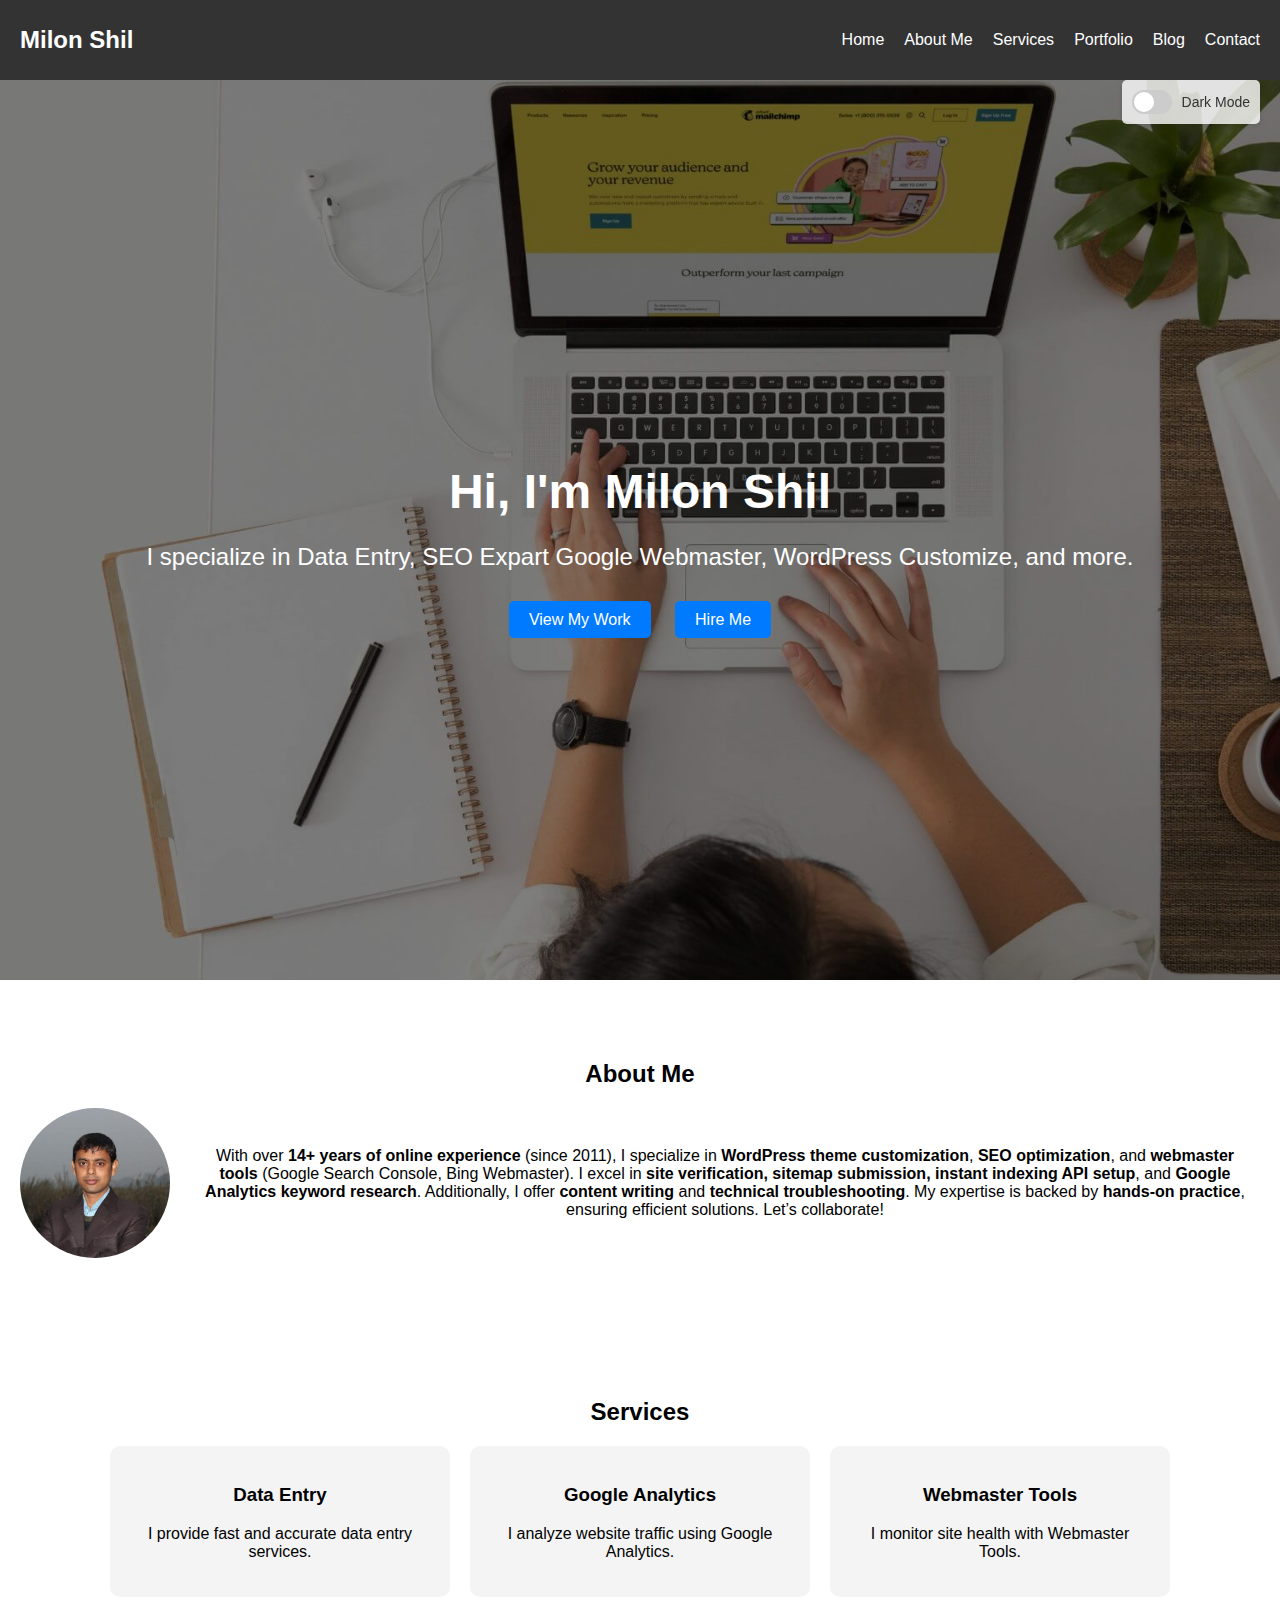
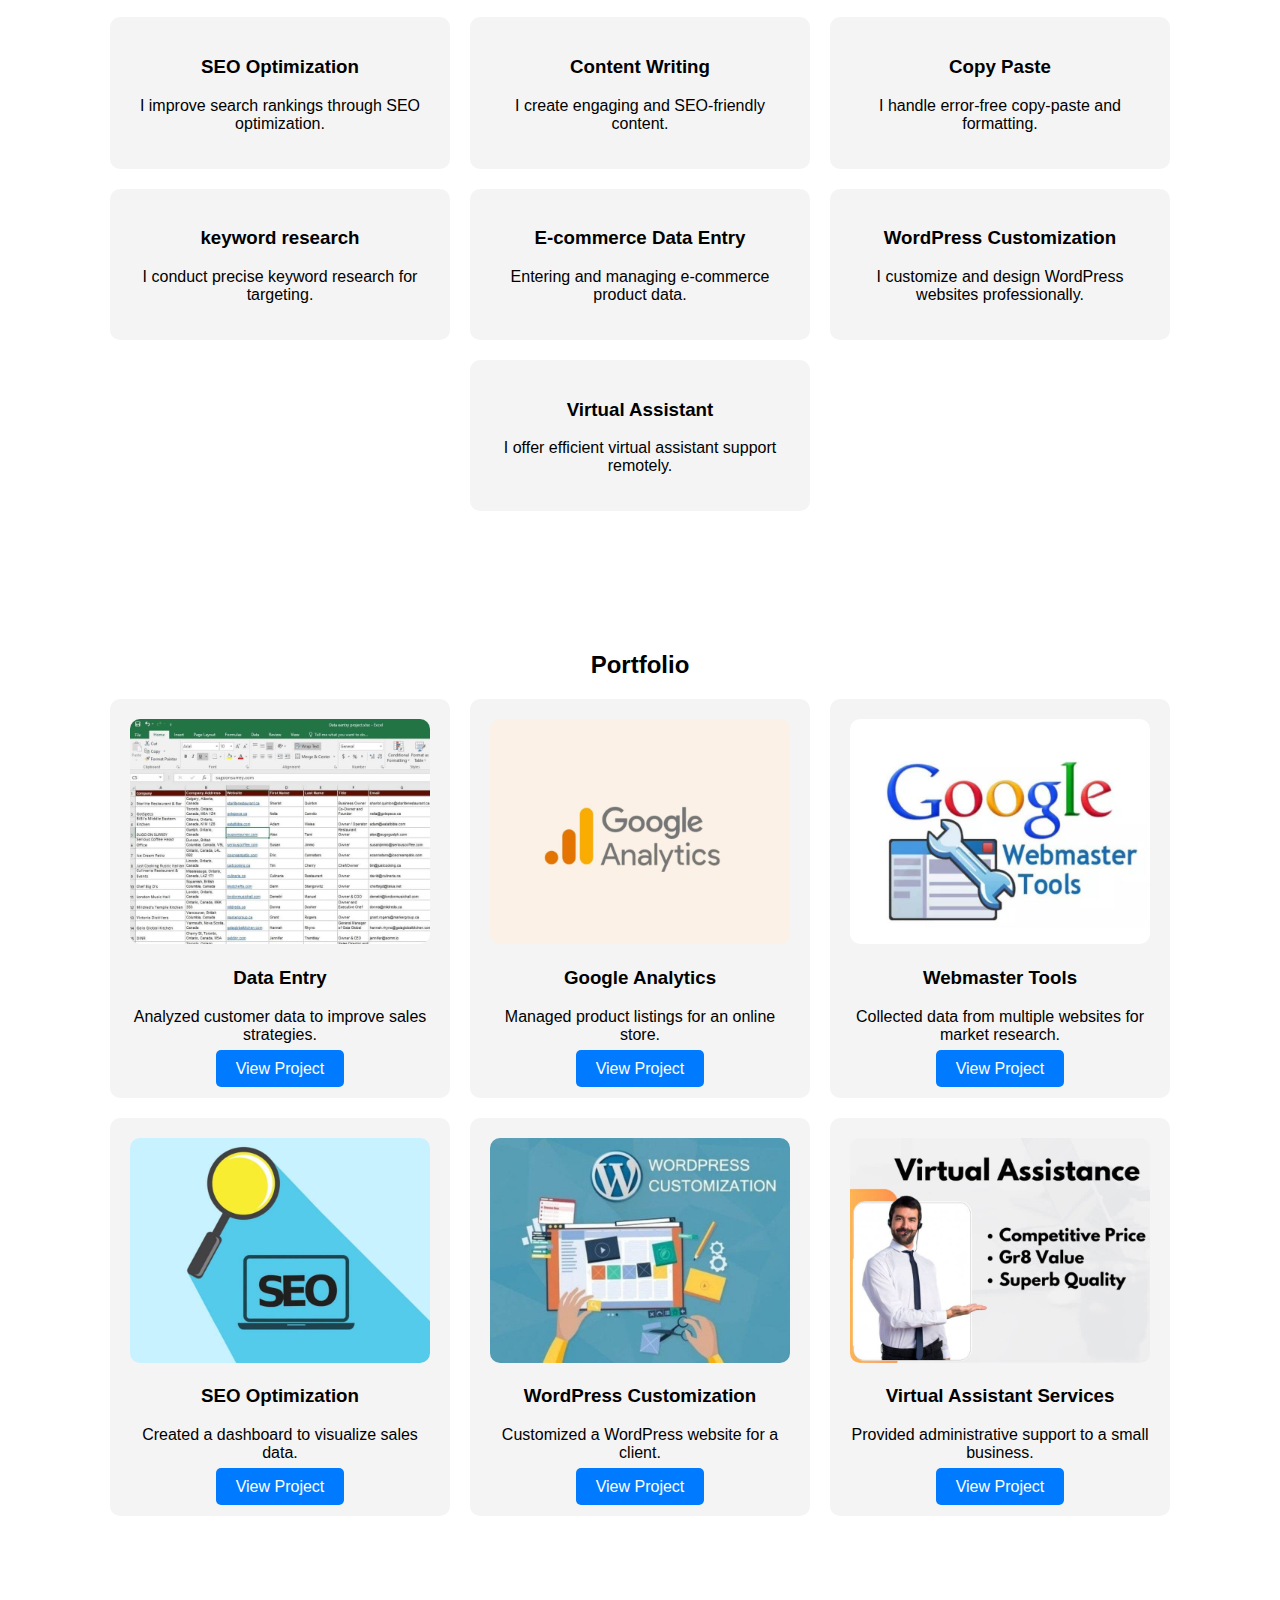
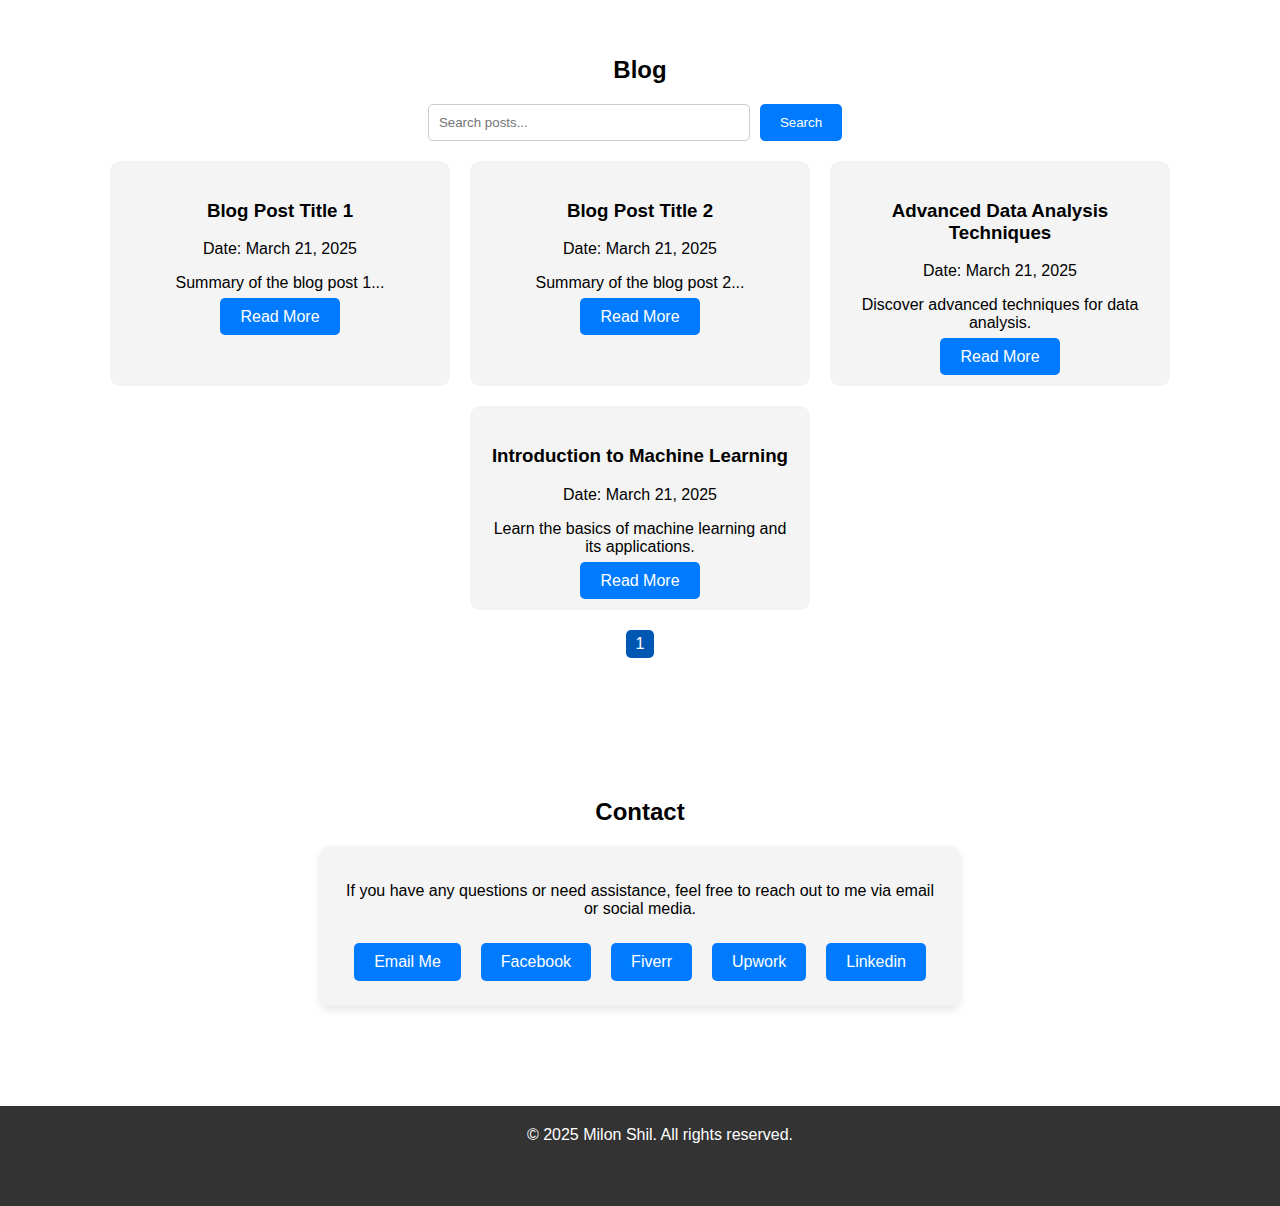
<file: index.html>
<!DOCTYPE html>
<html lang="en">
<head>
    <meta charset="UTF-8">
    <meta name="viewport" content="width=device-width, initial-scale=1.0">
    <title>Milon Shil - Portfolio</title>
    <meta name="description" content="Your Name - Portfolio. Specializing in Data Mining, Data Analysis, and more.">
    <meta name="keywords" content="Data Mining, Data Analysis, Portfolio, Your Name">
    <meta name="author" content="Your Name">
    <link rel="stylesheet" href="styles.css">
</head>
<body>
    <!-- Dark Mode Switch -->
    <div class="theme-switch-wrapper">
        <label class="theme-switch" for="checkbox">
            <input type="checkbox" id="checkbox">
            <div class="slider round"></div>
        </label>
        <span>Dark Mode</span>
    </div>

    <!-- Header Section -->
    <header>
        <div class="logo">Milon Shil</div>
        <div class="menu-toggle" id="mobile-menu">
            <span></span>
            <span></span>
            <span></span>
        </div>
        <nav>
            <ul id="nav-menu">
                <li><a href="#home">Home</a></li>
                <li><a href="#about">About Me</a></li>
                <li><a href="#services">Services</a></li>
                <li><a href="#portfolio">Portfolio</a></li>
                <li><a href="#blog">Blog</a></li>
                <li><a href="#contact">Contact</a></li>
            </ul>
        </nav>
    </header>

    <!-- Hero Section -->
    <section id="home" class="hero">
        <div class="hero-overlay"></div>
        <div class="hero-content">
            <h1>Hi, I'm Milon Shil</h1>
            <p>I specialize in Data Entry, SEO Expart Google Webmaster, WordPress Customize, and more.</p>
            <a href="#portfolio" class="btn">View My Work</a>
            <a href="#contact" class="btn">Hire Me</a>
        </div>
    </section>

    <!-- About Section -->
    <section id="about" class="about">
        <h2>About Me</h2>
        <div class="about-content">
            <img src="images/profile.jpg" alt="Your Name">
            <p>With over <strong>14+ years of online experience</strong> (since 2011), I specialize in <strong>WordPress theme customization</strong>, <strong>SEO optimization</strong>, and <strong>webmaster tools</strong> (Google Search Console, Bing Webmaster). I excel in <strong>site verification, sitemap submission, instant indexing API setup</strong>, and <strong>Google Analytics keyword research</strong>. Additionally, I offer <strong>content writing</strong> and <strong>technical troubleshooting</strong>. My expertise is backed by <strong>hands-on practice</strong>, ensuring efficient solutions. Let’s collaborate!</p>
        </div>
    </section>

    <!-- Services Section -->
    <section id="services" class="services">
        <h2>Services</h2>
        <div class="service-cards">
            <div class="card">
                <h3>Data Entry</h3>
                <p>I provide fast and accurate data entry services.</p>
            </div>
            <div class="card">
                <h3>Google Analytics</h3>
                <p>I analyze website traffic using Google Analytics.</p>
            </div>
            <div class="card">
                <h3>Webmaster Tools</h3>
                <p>I monitor site health with Webmaster Tools.</p>
            </div>
            <div class="card">
                <h3>SEO Optimization</h3>
                <p>I improve search rankings through SEO optimization.</p>
            </div>
            <div class="card">
                <h3>Content Writing</h3>
                <p>I create engaging and SEO-friendly content.</p>
            </div>
            <div class="card">
                <h3>Copy Paste</h3>
                <p>I handle error-free copy-paste and formatting.</p>
            </div>
            <div class="card">
                <h3> keyword research</h3>
                <p>I conduct precise keyword research for targeting.</p>
            </div>
            <div class="card">
                <h3>E-commerce Data Entry</h3>
                <p>Entering and managing e-commerce product data.</p>
            </div>
            <div class="card">
                <h3>WordPress Customization</h3>
                <p>I customize and design WordPress websites professionally.</p>
            </div>
            <div class="card">
                <h3>Virtual Assistant</h3>
                <p>I offer efficient virtual assistant support remotely.</p>
            </div>
        </div>
    </section>

    <!-- Portfolio Section -->
    <section id="portfolio" class="portfolio">
        <h2>Portfolio</h2>
        <div class="portfolio-gallery">
            <div class="project">
                <img src="images/project1.jpg" alt="Project 1">
                <h3>Data Entry</h3>
                <p>Analyzed customer data to improve sales strategies.</p>
                <a href="project1.html" class="btn">View Project</a>
            </div>
            <div class="project">
                <img src="images/project2.jpg" alt="Project 2">
                <h3>Google Analytics</h3>
                <p>Managed product listings for an online store.</p>
                <a href="project2.html" class="btn">View Project</a>
            </div>
            <div class="project">
                <img src="images/project3.jpg" alt="Project 3">
                <h3>Webmaster Tools</h3>
                <p>Collected data from multiple websites for market research.</p>
                <a href="project3.html" class="btn">View Project</a>
            </div>
            <div class="project">
                <img src="images/project4.jpg" alt="Project 4">
                <h3>SEO Optimization</h3>
                <p>Created a dashboard to visualize sales data.</p>
                <a href="project4.html" class="btn">View Project</a>
            </div>
            <div class="project">
                <img src="images/project5.jpg" alt="Project 5">
                <h3>WordPress Customization</h3>
                <p>Customized a WordPress website for a client.</p>
                <a href="project5.html" class="btn">View Project</a>
            </div>
            <div class="project">
                <img src="images/project6.jpg" alt="Project 6">
                <h3>Virtual Assistant Services</h3>
                <p>Provided administrative support to a small business.</p>
                <a href="project6.html" class="btn">View Project</a>
            </div>
        </div>
    </section>

    <!-- Blog Section -->
    <section id="blog" class="blog">
        <h2>Blog</h2>
        <div class="search-box">
            <input type="text" id="searchInput" placeholder="Search posts...">
            <button onclick="searchPosts()" class="btn">Search</button>
        </div>
        <div class="blog-posts" id="blogPosts">
            <!-- Blog posts will be loaded here dynamically -->
        </div>
        <div class="pagination" id="pagination">
            <!-- Pagination buttons will be loaded here dynamically -->
        </div>
    </section>

    <!-- Contact Section -->
    <section id="contact" class="contact">
        <h2>Contact</h2>
        <div class="contact-info">
            <p>If you have any questions or need assistance, feel free to reach out to me via email or social media.</p>
            <div class="contact-links">
                <a href="mailto:milonshil1@gmail.com" class="btn">Email Me</a>
                <a href="https://www.facebook.com/milon.shil.77398/" target="_blank" class="btn">Facebook</a>
                <a href="#" target="_blank" class="btn">Fiverr</a>
                <a href="#" target="_blank" class="btn">Upwork</a>
				<a href="#" target="_blank" class="btn">Linkedin</a>
            </div>
        </div>
    </section>

    <!-- Footer -->
    <footer>
        <div class="footer-content">
            <p>&copy; 2025 Milon Shil. All rights reserved.</p>
        </div>
    </footer>

    <!-- JavaScript File -->
    <script src="script.js"></script>

    <!-- Tawk.to Live Chat -->
    <script type="text/javascript">
        var Tawk_API=Tawk_API||{}, Tawk_LoadStart=new Date();
        (function(){
            var s1=document.createElement("script"),s0=document.getElementsByTagName("script")[0];
            s1.async=true;
            s1.src='https://embed.tawk.to/YOUR_WIDGET_ID/default';
            s1.charset='UTF-8';
            s1.setAttribute('crossorigin','*');
            s0.parentNode.insertBefore(s1,s0);
        })();
    </script>
</body>
</html>
</file>
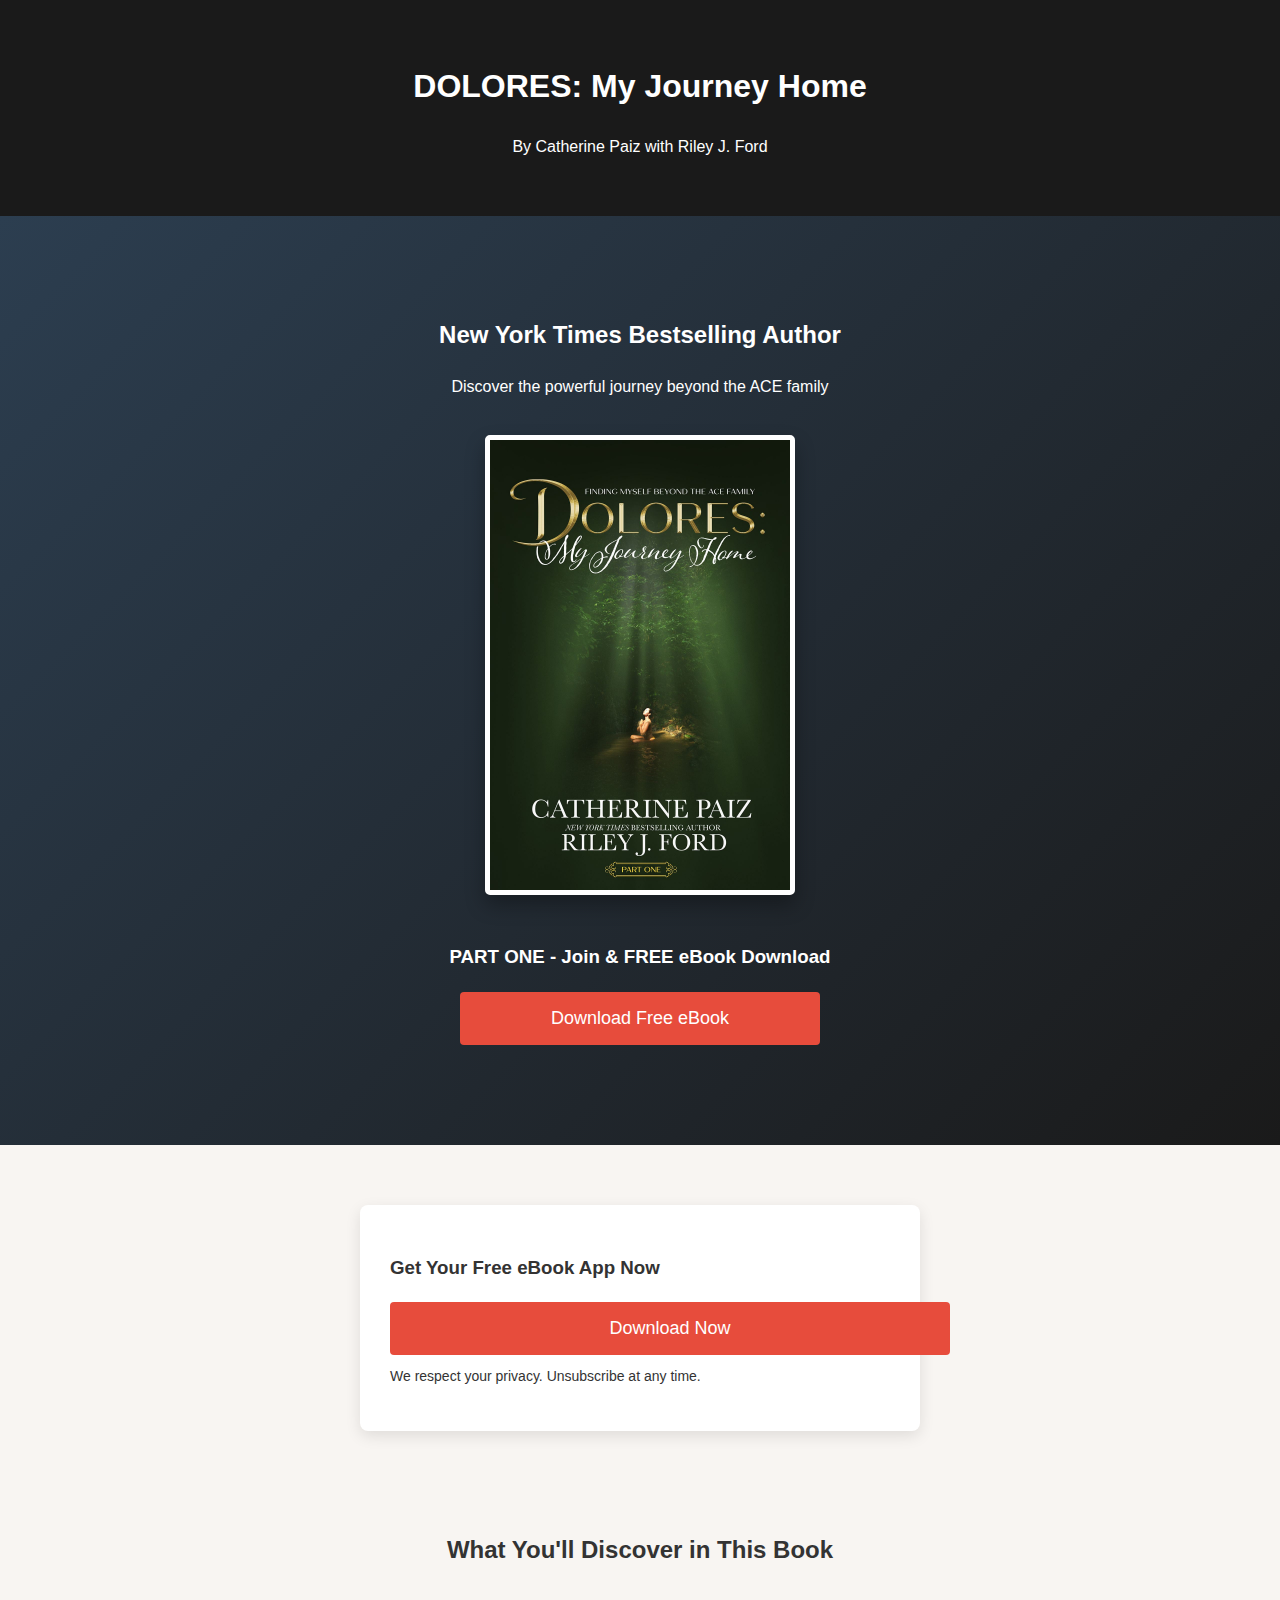
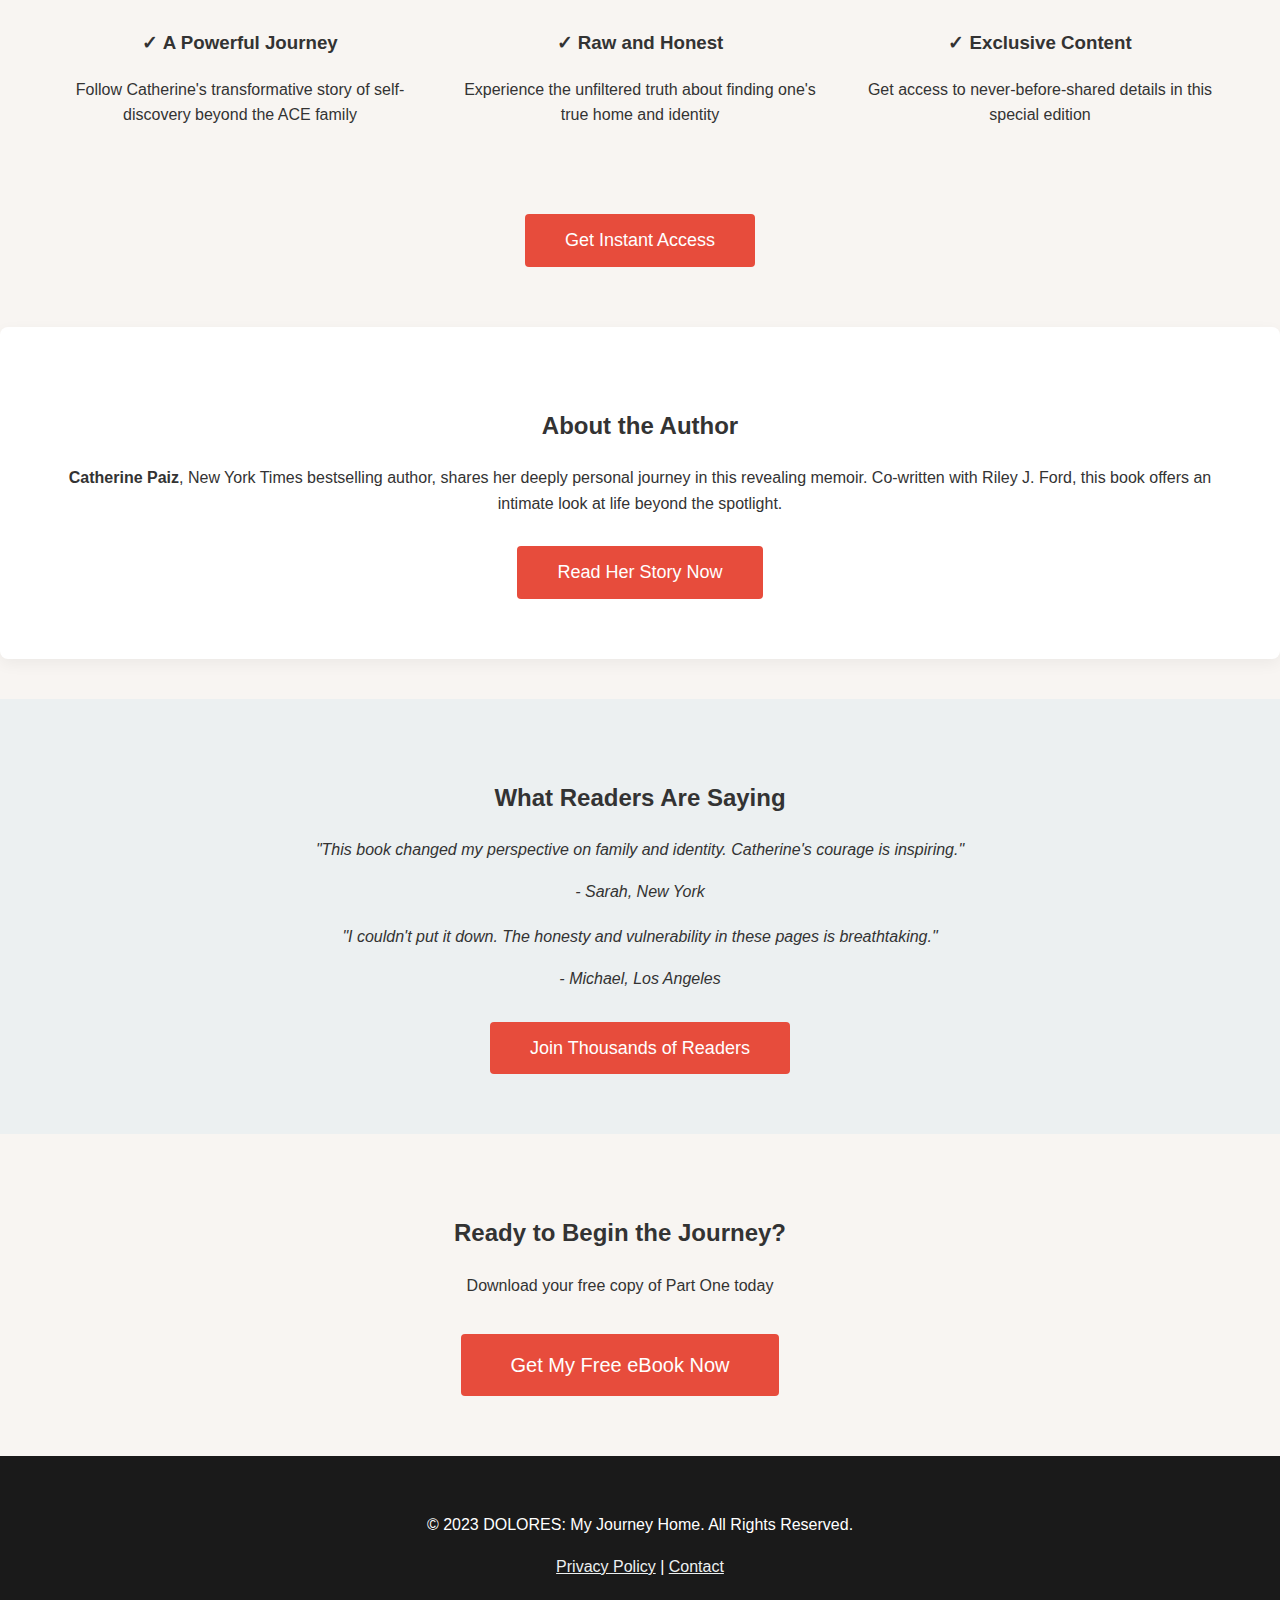
<file: ebook.html>
<!DOCTYPE html>
<html lang="en">
<head>
    <meta charset="UTF-8">
    <meta name="viewport" content="width=device-width, initial-scale=1.0">
    <title>DOLORES: My Journey Home - Free eBook Download</title>
    <style>
        body {
            font-family: 'Arial', sans-serif;
            margin: 0;
            padding: 0;
            background-color: #f8f5f2;
            color: #333;
            line-height: 1.6;
        }
        
        .container {
            max-width: 1200px;
            margin: 0 auto;
            padding: 20px;
        }
        
        header {
            background-color: #1a1a1a;
            color: white;
            padding: 20px 0;
            text-align: center;
        }
        
        .hero {
            background: linear-gradient(135deg, #2c3e50, #1a1a1a);
            color: white;
            padding: 60px 20px;
            text-align: center;
        }
        
        .ebook-cover {
            max-width: 300px;
            margin: 20px auto;
            box-shadow: 0 10px 20px rgba(0,0,0,0.3);
            border-radius: 5px;
            border: 5px solid #fff;
        }
        
        .cta-form {
            background: white;
            padding: 30px;
            border-radius: 8px;
            box-shadow: 0 5px 15px rgba(0,0,0,0.1);
            max-width: 500px;
            margin: 40px auto;
        }
        
        .form-group {
            margin-bottom: 20px;
        }
        
        input[type="text"],
        input[type="email"] {
            width: 100%;
            padding: 12px;
            border: 1px solid #ddd;
            border-radius: 4px;
            font-size: 16px;
        }
        
        .btn {
            background-color: #e74c3c;
            color: white;
            border: none;
            padding: 12px 30px;
            font-size: 18px;
            border-radius: 4px;
            cursor: pointer;
            width: 100%;
            transition: background-color 0.3s;
            text-decoration: none;
            display: block;
            text-align: center;
        }
        
        .btn:hover {
            background-color: #c0392b;
        }
        
        .benefits {
            display: flex;
            flex-wrap: wrap;
            justify-content: space-around;
            margin: 40px 0;
        }
        
        .benefit-item {
            flex-basis: 30%;
            min-width: 250px;
            margin-bottom: 30px;
            text-align: center;
        }
        
        .testimonials {
            background-color: #ecf0f1;
            padding: 40px 20px;
        }
        
        .author-bio {
            background-color: #fff;
            padding: 40px;
            margin: 40px 0;
            border-radius: 8px;
            box-shadow: 0 5px 15px rgba(0,0,0,0.05);
        }
        
        footer {
            background-color: #1a1a1a;
            color: white;
            text-align: center;
            padding: 20px;
            margin-top: 40px;
        }
        
        @media (max-width: 768px) {
            .benefit-item {
                flex-basis: 100%;
            }
        }

        /* Added style for proper link handling */
        a.external-link {
            text-decoration: none;
            color: inherit;
        }
    </style>
</head>
<body>
    <header>
        <div class="container">
            <h1>DOLORES: My Journey Home</h1>
            <p>By Catherine Paiz with Riley J. Ford</p>
        </div>
    </header>
    
    <section class="hero">
        <div class="container">
            <h2>New York Times Bestselling Author</h2>
            <p>Discover the powerful journey beyond the ACE family</p>
            <img src="myjourney.jpg" alt="DOLORES: My Journey Home eBook Cover" class="ebook-cover">
            <h3>PART ONE - Join & FREE eBook Download</h3>
            <!-- Hero Section Button with Affiliate Link - Opens in new tab -->
            <a href="https://shorturl.at/MLCwX"class="btn" target="_blank" rel="noopener noreferrer" style="max-width: 300px; margin: 20px auto;">Download Free eBook</a>
        </div>
    </section>
    
    <section class="container">
        <div class="cta-form">
            <h3>Get Your Free eBook App Now</h3>
            <!-- Form Submit Button with Affiliate Link - Opens in new tab -->
            <a href="https://shorturl.at/MLCwX" class="btn" target="_blank" rel="noopener noreferrer">Download Now</a>
            <p style="font-size: 14px; margin-top: 10px;">We respect your privacy. Unsubscribe at any time.</p>
        </div>
    </section>
    
    <section class="container">
        <h2 style="text-align: center;">What You'll Discover in This Book</h2>
        <div class="benefits">
            <div class="benefit-item">
                <h3>✓ A Powerful Journey</h3>
                <p>Follow Catherine's transformative story of self-discovery beyond the ACE family</p>
            </div>
            <div class="benefit-item">
                <h3>✓ Raw and Honest</h3>
                <p>Experience the unfiltered truth about finding one's true home and identity</p>
            </div>
            <div class="benefit-item">
                <h3>✓ Exclusive Content</h3>
                <p>Get access to never-before-shared details in this special edition</p>
            </div>
        </div>
        <!-- Benefits Section Button with Affiliate Link - Opens in new tab -->
        <div style="text-align: center; margin-top: 30px;">
            <a href="https://shorturl.at/MLCwX" class="btn" target="_blank" rel="noopener noreferrer" style="display: inline-block; width: auto; padding: 12px 40px;">Get Instant Access</a>
        </div>
    </section>
    
    <section class="author-bio">
        <div class="container">
            <h2 style="text-align: center;">About the Author</h2>
            <div style="text-align: center;">
                <p><strong>Catherine Paiz</strong>, New York Times bestselling author, shares her deeply personal journey in this revealing memoir. Co-written with Riley J. Ford, this book offers an intimate look at life beyond the spotlight.</p>
            </div>
            <!-- Author Bio Button with Affiliate Link - Opens in new tab -->
            <div style="text-align: center; margin-top: 30px;">
                <a href="https://shorturl.at/MLCwX" class="btn" target="_blank" rel="noopener noreferrer" style="display: inline-block; width: auto; padding: 12px 40px;">Read Her Story Now</a>
            </div>
        </div>
    </section>
    
    <section class="testimonials">
        <div class="container">
            <h2 style="text-align: center;">What Readers Are Saying</h2>
            <div style="text-align: center; font-style: italic; margin: 20px 0;">
                <p>"This book changed my perspective on family and identity. Catherine's courage is inspiring."</p>
                <p>- Sarah, New York</p>
            </div>
            <div style="text-align: center; font-style: italic; margin: 20px 0;">
                <p>"I couldn't put it down. The honesty and vulnerability in these pages is breathtaking."</p>
                <p>- Michael, Los Angeles</p>
            </div>
            <!-- Testimonials Button with Affiliate Link - Opens in new tab -->
            <div style="text-align: center; margin-top: 30px;">
                <a href="https://shorturl.at/MLCwX" class="btn" target="_blank" rel="noopener noreferrer" style="display: inline-block; width: auto; padding: 12px 40px;">Join Thousands of Readers</a>
            </div>
        </div>
    </section>
    
    <section class="container" style="text-align: center; margin: 40px 0;">
        <h2>Ready to Begin the Journey?</h2>
        <p>Download your free copy of Part One today</p>
        <!-- Final CTA Button with Affiliate Link - Opens in new tab -->
        <a href="https://shorturl.at/MLCwX" class="btn" target="_blank" rel="noopener noreferrer" style="display: inline-block; width: auto; margin-top: 20px; padding: 15px 50px; font-size: 20px;">Get My Free eBook Now</a>
    </section>
    
    <footer>
        <div class="container">
            <p>© 2023 DOLORES: My Journey Home. All Rights Reserved.</p>
            <p><a href="#" style="color: #ecf0f1;">Privacy Policy</a> | <a href="#" style="color: #ecf0f1;">Contact</a></p>
        </div>
    </footer>
       <!-- Histats.com  START  (aync)-->
<script type="text/javascript">var _Hasync= _Hasync|| [];
_Hasync.push(['Histats.start', '1,4472087,4,0,0,0,00000000']);
_Hasync.push(['Histats.fasi', '1']);
_Hasync.push(['Histats.track_hits', '']);
(function() {
var hs = document.createElement('script'); hs.type = 'text/javascript'; hs.async = true;
hs.src = ('//s10.histats.com/js15_as.js');
(document.getElementsByTagName('head')[0] || document.getElementsByTagName('body')[0]).appendChild(hs);
})();</script>
<noscript><a href="/" target="_blank"><img  src="//sstatic1.histats.com/0.gif?4472087&101" alt="" border="0"></a></noscript>
<!-- Histats.com  END  -->
</body>
</html>
</file>
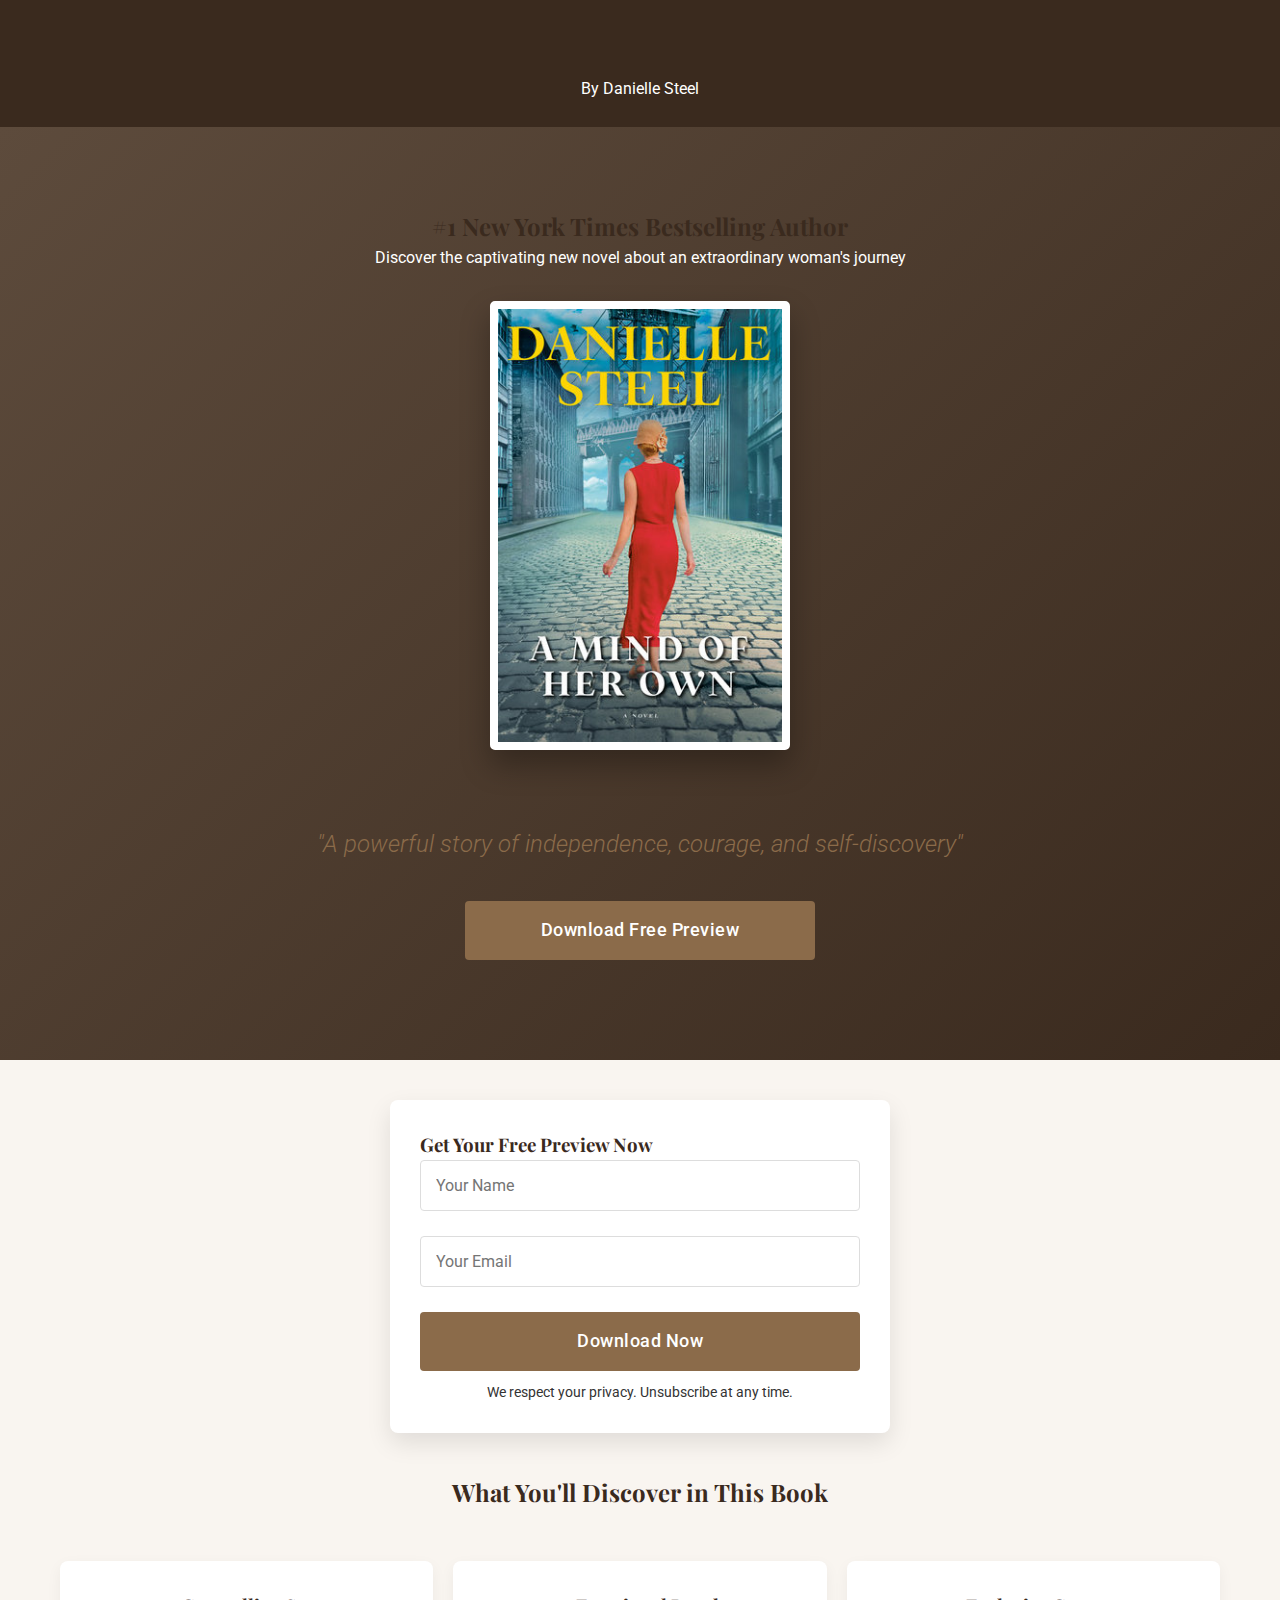
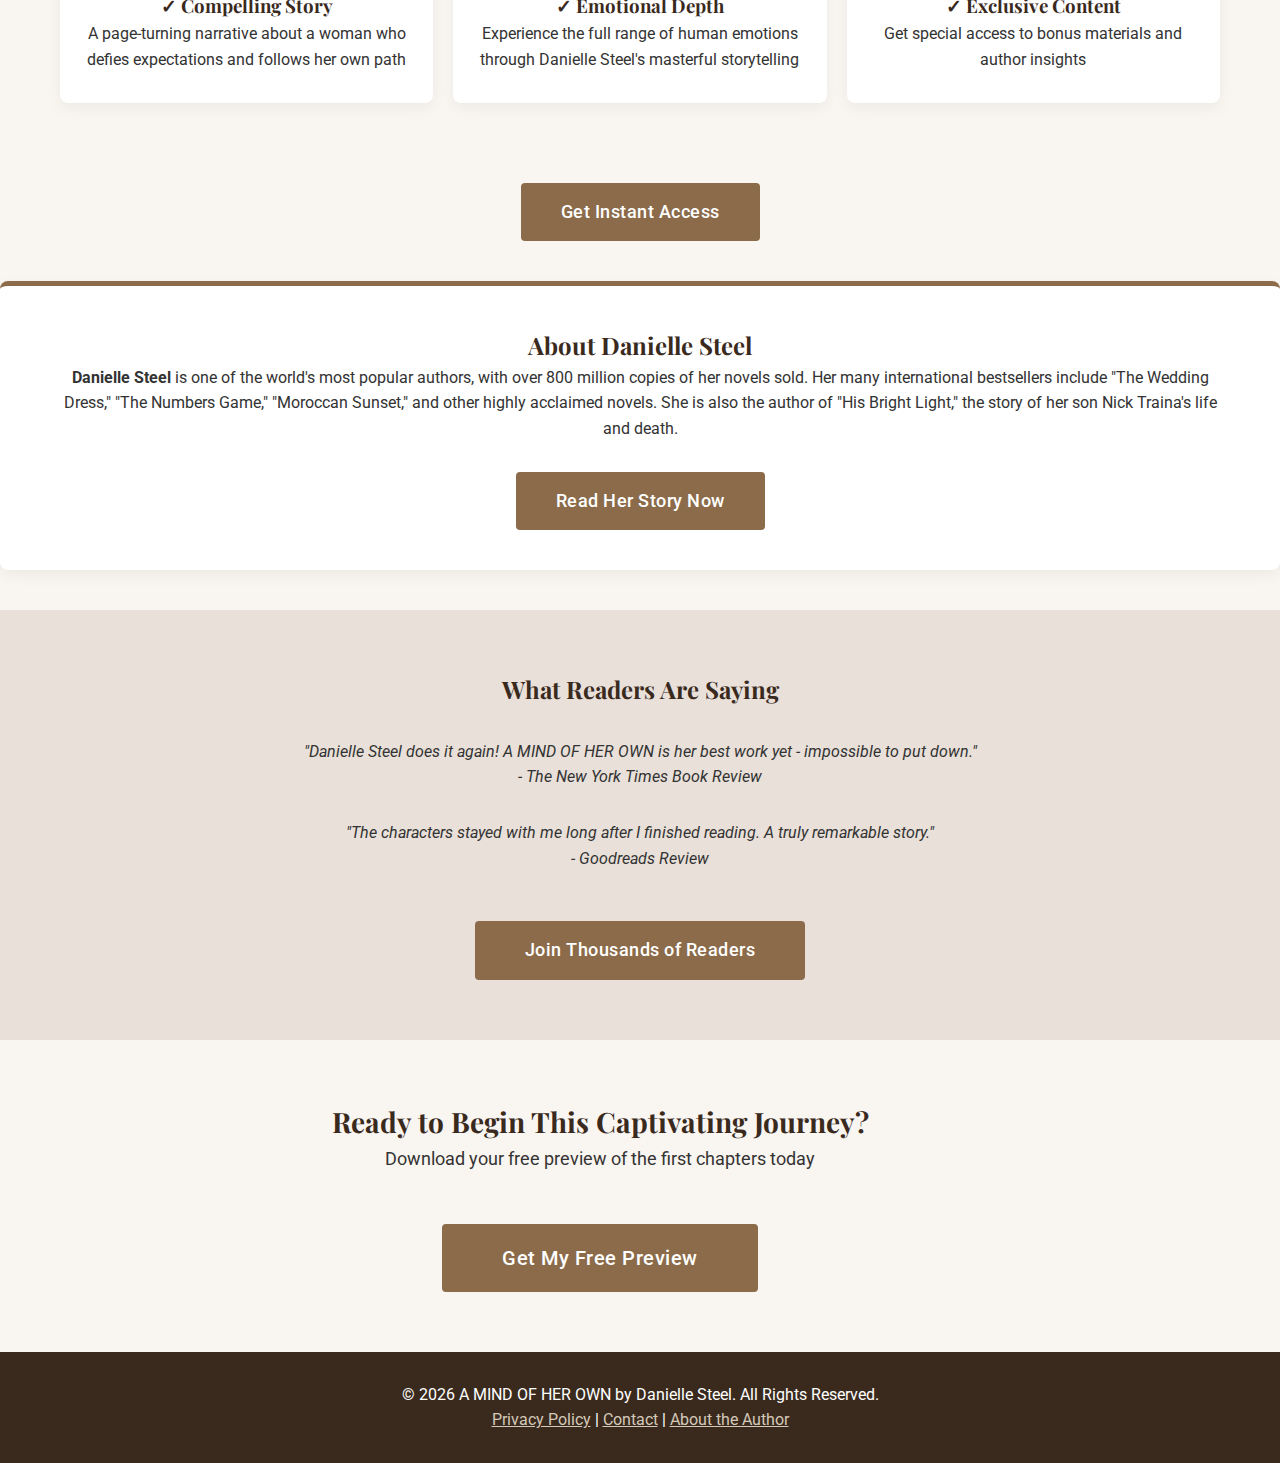
<file: ebook2.html>
<!DOCTYPE html>
<html lang="en">
<head>
    <meta charset="UTF-8">
    <meta name="viewport" content="width=device-width, initial-scale=1.0">
    <meta name="description" content="Download 'A MIND OF HER OWN' by Danielle Steel - A captivating story of independence and self-discovery from the #1 New York Times bestselling author">
    <meta name="keywords" content="Danielle Steel, A Mind of Her Own, free ebook, bestselling novel, book download">
    <title>A MIND OF HER OWN by Danielle Steel | Free eBook Download</title>
    <link rel="preconnect" href="https://fonts.googleapis.com">
    <link rel="preconnect" href="https://fonts.gstatic.com" crossorigin>
    <link href="https://fonts.googleapis.com/css2?family=Playfair+Display:wght@400;700&family=Roboto:wght@300;400;500&display=swap" rel="stylesheet">
    <style>
        :root {
            --primary-color: #5d4b3c;
            --secondary-color: #3a2a1e;
            --accent-color: #8b6b4a;
            --light-color: #f9f5f0;
            --text-color: #333;
            --white: #ffffff;
        }
        
        * {
            box-sizing: border-box;
            margin: 0;
            padding: 0;
        }
        
        body {
            font-family: 'Roboto', sans-serif;
            line-height: 1.6;
            color: var(--text-color);
            background-color: var(--light-color);
            overflow-x: hidden;
        }
        
        h1, h2, h3, h4 {
            font-family: 'Playfair Display', serif;
            font-weight: 700;
            color: var(--secondary-color);
        }
        
        .container {
            width: 100%;
            max-width: 1200px;
            margin: 0 auto;
            padding: 0 20px;
        }
        
        header {
            background-color: var(--secondary-color);
            color: var(--white);
            padding: 25px 0;
            text-align: center;
            box-shadow: 0 2px 10px rgba(0,0,0,0.1);
        }
        
        .hero {
            background: linear-gradient(135deg, var(--primary-color), var(--secondary-color));
            color: var(--white);
            padding: 80px 20px;
            text-align: center;
            position: relative;
        }
        
        .ebook-cover {
            max-width: 300px;
            width: 100%;
            height: auto;
            margin: 30px auto;
            box-shadow: 0 15px 30px rgba(0,0,0,0.3);
            border-radius: 5px;
            border: 8px solid var(--white);
            transition: transform 0.3s ease;
        }
        
        .ebook-cover:hover {
            transform: scale(1.03);
        }
        
        .cta-form {
            background: var(--white);
            padding: 30px;
            border-radius: 8px;
            box-shadow: 0 10px 25px rgba(0,0,0,0.1);
            max-width: 500px;
            margin: 40px auto;
        }
        
        .form-group {
            margin-bottom: 25px;
        }
        
        input[type="text"],
        input[type="email"] {
            width: 100%;
            padding: 15px;
            border: 1px solid #ddd;
            border-radius: 4px;
            font-size: 16px;
            font-family: 'Roboto', sans-serif;
            transition: border 0.3s ease;
        }
        
        input[type="text"]:focus,
        input[type="email"]:focus {
            border-color: var(--accent-color);
            outline: none;
        }
        
        .btn {
            background-color: var(--accent-color);
            color: var(--white);
            border: none;
            padding: 15px 30px;
            font-size: 18px;
            border-radius: 4px;
            cursor: pointer;
            width: 100%;
            transition: all 0.3s ease;
            text-decoration: none;
            display: block;
            text-align: center;
            font-weight: 500;
            letter-spacing: 0.5px;
            font-family: 'Roboto', sans-serif;
        }
        
        .btn:hover {
            background-color: #6d543b;
            transform: translateY(-2px);
            box-shadow: 0 5px 15px rgba(0,0,0,0.2);
        }
        
        .benefits {
            display: flex;
            flex-wrap: wrap;
            justify-content: space-between;
            margin: 50px 0;
            gap: 20px;
        }
        
        .benefit-item {
            flex: 1 1 300px;
            margin-bottom: 30px;
            text-align: center;
            padding: 30px 20px;
            background: var(--white);
            border-radius: 8px;
            box-shadow: 0 5px 15px rgba(0,0,0,0.05);
            transition: transform 0.3s ease;
        }
        
        .benefit-item:hover {
            transform: translateY(-5px);
        }
        
        .testimonials {
            background-color: #e8e0d9;
            padding: 60px 20px;
        }
        
        .author-bio {
            background-color: var(--white);
            padding: 40px;
            margin: 40px 0;
            border-radius: 8px;
            box-shadow: 0 5px 15px rgba(0,0,0,0.05);
            border-top: 5px solid var(--accent-color);
        }
        
        footer {
            background-color: var(--secondary-color);
            color: var(--white);
            text-align: center;
            padding: 30px;
            margin-top: 40px;
        }
        
        .quote {
            font-style: italic;
            font-size: 24px;
            color: var(--accent-color);
            text-align: center;
            margin: 40px 0;
            line-height: 1.4;
            font-weight: 300;
        }
        
        /* SEO Friendly Elements */
        .visually-hidden {
            position: absolute;
            width: 1px;
            height: 1px;
            padding: 0;
            margin: -1px;
            overflow: hidden;
            clip: rect(0, 0, 0, 0);
            white-space: nowrap;
            border: 0;
        }
        
        /* Schema Markup for Books */
        .book-meta {
            display: none;
        }
        
        /* Responsive Adjustments */
        @media (max-width: 768px) {
            .hero {
                padding: 60px 20px;
            }
            
            .quote {
                font-size: 20px;
            }
            
            .benefit-item {
                flex: 1 1 100%;
            }
            
            .cta-form {
                padding: 25px 20px;
            }
        }
        
        @media (max-width: 480px) {
            .hero {
                padding: 50px 15px;
            }
            
            .btn {
                padding: 12px 20px;
                font-size: 16px;
            }
            
            .quote {
                font-size: 18px;
                margin: 30px 0;
            }
        }
    </style>
</head>
<body>
    <header>
        <div class="container">
            <h1>A MIND OF HER OWN</h1>
            <p>By Danielle Steel</p>
        </div>
    </header>
    
    <section class="hero">
        <div class="container">
            <h2>#1 New York Times Bestselling Author</h2>
            <p>Discover the captivating new novel about an extraordinary woman's journey</p>
            <img src="image2.jpg" alt="A MIND OF HER OWN by Danielle Steel - Book Cover" class="ebook-cover">
            <div class="quote">
                "A powerful story of independence, courage, and self-discovery"
            </div>
            <a href="https://api.powerafftrky.com/t/clk?id=2dt8POizRvTzmgxTX&s1=subaffiliate&s2=clickid" class="btn" target="_blank" rel="noopener noreferrer" style="max-width: 350px; margin: 20px auto;">Download Free Preview</a>
        </div>
    </section>
    
    <section class="container" id="download">
        <div class="cta-form">
            <h3>Get Your Free Preview Now</h3>
            <form action="#" method="POST">
                <div class="form-group">
                    <input type="text" name="name" placeholder="Your Name" required aria-label="Your Name">
                </div>
                <div class="form-group">
                    <input type="email" name="email" placeholder="Your Email" required aria-label="Your Email">
                </div>
                <a href="https://api.powerafftrky.com/t/clk?id=2dt8POizRvTzmgxTX&s1=subaffiliate&s2=clickid" class="btn" target="_blank" rel="noopener noreferrer">Download Now</a>
            </form>
            <p style="font-size: 14px; margin-top: 10px; text-align: center;">We respect your privacy. Unsubscribe at any time.</p>
        </div>
    </section>
    
    <section class="container">
        <h2 style="text-align: center;">What You'll Discover in This Book</h2>
        <div class="benefits">
            <div class="benefit-item">
                <h3>✓ Compelling Story</h3>
                <p>A page-turning narrative about a woman who defies expectations and follows her own path</p>
            </div>
            <div class="benefit-item">
                <h3>✓ Emotional Depth</h3>
                <p>Experience the full range of human emotions through Danielle Steel's masterful storytelling</p>
            </div>
            <div class="benefit-item">
                <h3>✓ Exclusive Content</h3>
                <p>Get special access to bonus materials and author insights</p>
            </div>
        </div>
        <div style="text-align: center; margin-top: 20px;">
            <a href="https://api.powerafftrky.com/t/clk?id=2dt8POizRvTzmgxTX&s1=subaffiliate&s2=clickid" class="btn" target="_blank" rel="noopener noreferrer" style="display: inline-block; width: auto; padding: 15px 40px;">Get Instant Access</a>
        </div>
    </section>
    
    <section class="author-bio">
        <div class="container">
            <h2 style="text-align: center;">About Danielle Steel</h2>
            <div style="text-align: center;">
                <p><strong>Danielle Steel</strong> is one of the world's most popular authors, with over 800 million copies of her novels sold. Her many international bestsellers include "The Wedding Dress," "The Numbers Game," "Moroccan Sunset," and other highly acclaimed novels. She is also the author of "His Bright Light," the story of her son Nick Traina's life and death.</p>
            </div>
            <div style="text-align: center; margin-top: 30px;">
                <a href="https://api.powerafftrky.com/t/clk?id=2dt8POizRvTzmgxTX&s1=subaffiliate&s2=clickid" class="btn" target="_blank" rel="noopener noreferrer" style="display: inline-block; width: auto; padding: 15px 40px;">Read Her Story Now</a>
            </div>
        </div>
    </section>
    
    <section class="testimonials">
        <div class="container">
            <h2 style="text-align: center;">What Readers Are Saying</h2>
            <div style="text-align: center; font-style: italic; margin: 30px 0;">
                <p>"Danielle Steel does it again! A MIND OF HER OWN is her best work yet - impossible to put down."</p>
                <p>- The New York Times Book Review</p>
            </div>
            <div style="text-align: center; font-style: italic; margin: 30px 0;">
                <p>"The characters stayed with me long after I finished reading. A truly remarkable story."</p>
                <p>- Goodreads Review</p>
            </div>
            <div style="text-align: center;">
                <a href="https://api.powerafftrky.com/t/clk?id=2dt8POizRvTzmgxTX&s1=subaffiliate&s2=clickid" class="btn" target="_blank" rel="noopener noreferrer" style="display: inline-block; width: auto; padding: 15px 50px; margin-top: 20px;">Join Thousands of Readers</a>
            </div>
        </div>
    </section>
    
    <section class="container" style="text-align: center; margin: 60px 0;">
        <h2 style="font-size: 28px;">Ready to Begin This Captivating Journey?</h2>
        <p style="font-size: 18px; margin-bottom: 30px;">Download your free preview of the first chapters today</p>
        <a href="https://api.powerafftrky.com/t/clk?id=2dt8POizRvTzmgxTX&s1=subaffiliate&s2=clickid" class="btn" target="_blank" rel="noopener noreferrer" style="display: inline-block; width: auto; margin-top: 20px; padding: 18px 60px; font-size: 20px;">Get My Free Preview</a>
    </section>
    
    <footer>
        <div class="container">
            <p>© <span id="current-year"></span> A MIND OF HER OWN by Danielle Steel. All Rights Reserved.</p>
            <p><a href="#" style="color: #d4c9b8;">Privacy Policy</a> | <a href="#" style="color: #d4c9b8;">Contact</a> | <a href="#" style="color: #d4c9b8;">About the Author</a></p>
        </div>
    </footer>

    <!-- Hidden Schema Markup for SEO -->
    <div class="book-meta" itemscope itemtype="https://schema.org/Book">
        <meta itemprop="name" content="A MIND OF HER OWN">
        <meta itemprop="author" content="Danielle Steel">
        <meta itemprop="bookFormat" content="EBook">
        <meta itemprop="datePublished" content="2023">
        <meta itemprop="publisher" content="Publisher Name">
        <meta itemprop="image" content="image2.jpg">
    </div>

    <script>
        // Update copyright year automatically
        document.getElementById('current-year').textContent = new Date().getFullYear();
        
        // Track outbound links
        document.querySelectorAll('a[href^="https://api.powerafftrky.com"]').forEach(link => {
            link.addEventListener('click', function() {
                if (typeof gtag !== 'undefined') {
                    gtag('event', 'conversion', {
                        'send_to': 'AW-YOUR_CONVERSION_ID/YOUR_LABEL',
                        'value': 1.0,
                        'currency': 'USD'
                    });
                }
            });
        });
    </script>
    
   <!-- Histats.com  START  (aync)-->
<script type="text/javascript">var _Hasync= _Hasync|| [];
_Hasync.push(['Histats.start', '1,4472087,4,0,0,0,00000000']);
_Hasync.push(['Histats.fasi', '1']);
_Hasync.push(['Histats.track_hits', '']);
(function() {
var hs = document.createElement('script'); hs.type = 'text/javascript'; hs.async = true;
hs.src = ('//s10.histats.com/js15_as.js');
(document.getElementsByTagName('head')[0] || document.getElementsByTagName('body')[0]).appendChild(hs);
})();</script>
<noscript><a href="/" target="_blank"><img  src="//sstatic1.histats.com/0.gif?4472087&101" alt="" border="0"></a></noscript>
<!-- Histats.com  END  -->
</body>
</html>
</file>
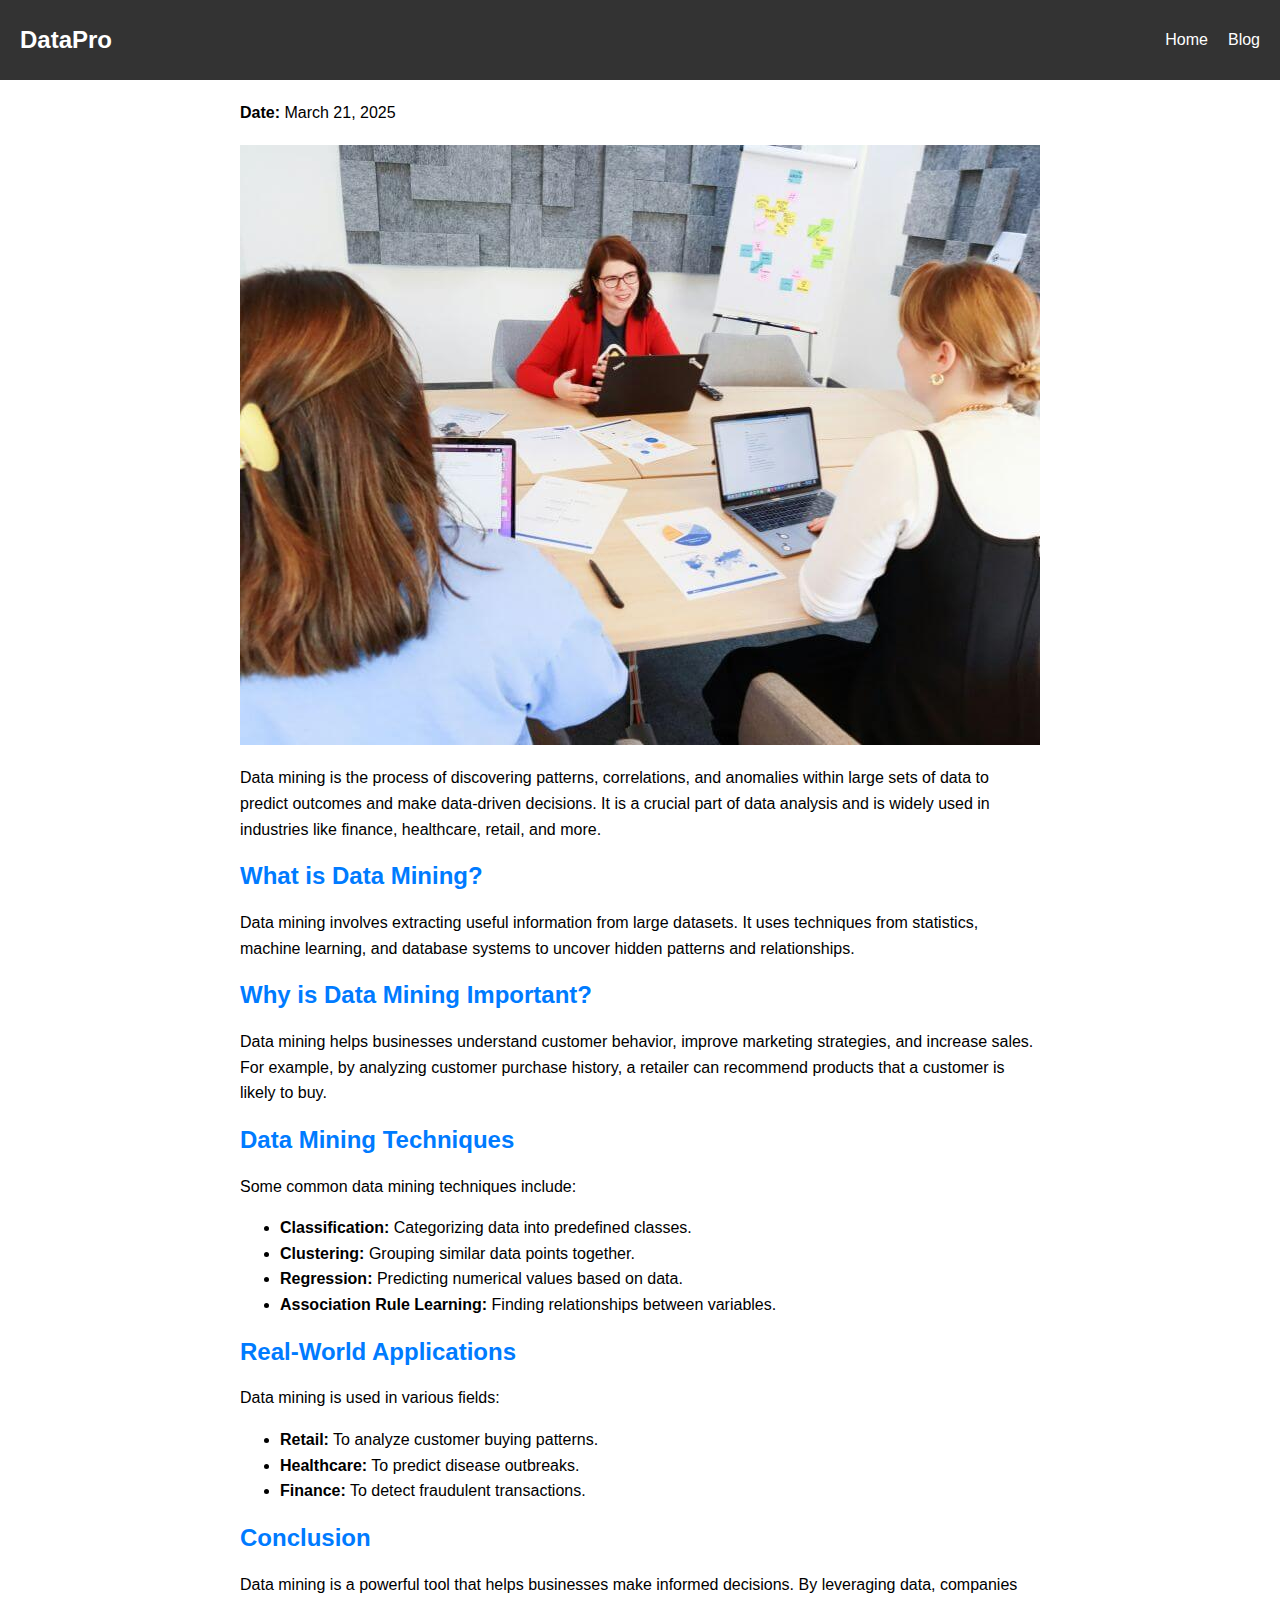
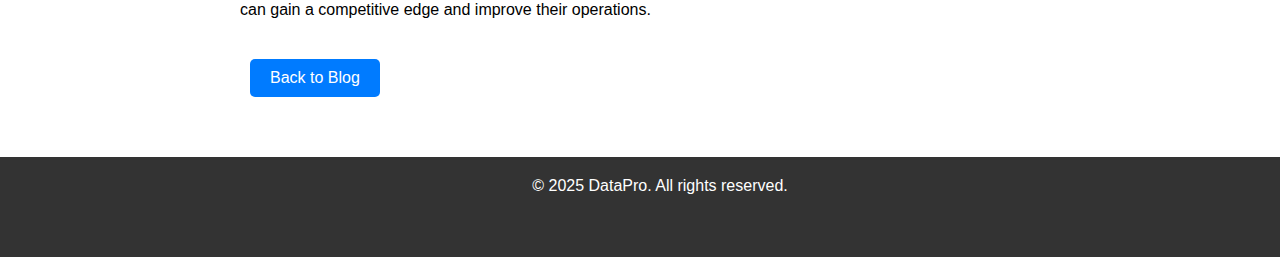
<file: post1.html>
<!DOCTYPE html>
<html lang="en">
<head>
    <meta charset="UTF-8">
    <meta name="viewport" content="width=device-width, initial-scale=1.0">
    <title>Data Mining: A Comprehensive Guide - DataPro</title>
    <meta name="description" content="Learn about Data Mining, its techniques, and how it can help businesses make data-driven decisions. A detailed guide by DataPro.">
    <meta name="keywords" content="Data Mining, Data Analysis, Machine Learning, DataPro">
    <meta name="author" content="DataPro">
    <link rel="stylesheet" href="styles.css">
    <style>
        .blog-post {
            max-width: 800px;
            margin: 0 auto;
            padding: 20px;
            text-align: left;
        }
        .blog-post img {
            max-width: 100%;
            height: auto;
            display: block;
            margin: 20px 0;
        }
        .blog-post h1, .blog-post h2 {
            color: #007BFF;
        }
        .blog-post p, .blog-post ul {
            line-height: 1.6;
        }
        .blog-post a.btn {
            display: inline-block;
            margin-top: 20px;
        }
    </style>
</head>
<body>
    <header>
        <div class="logo">DataPro</div>
        <nav>
            <ul>
                <li><a href="index.html">Home</a></li>
                <li><a href="index.html#blog">Blog</a></li>
            </ul>
        </nav>
    </header>

    <section class="blog-post">
        <h1>Data Mining: A Comprehensive Guide</h1>
        <p><strong>Date:</strong> March 21, 2025</p>
        <img src="images/data-mining.jpg" alt="Data Mining Process">
        <p>Data mining is the process of discovering patterns, correlations, and anomalies within large sets of data to predict outcomes and make data-driven decisions. It is a crucial part of data analysis and is widely used in industries like finance, healthcare, retail, and more.</p>
        
        <h2>What is Data Mining?</h2>
        <p>Data mining involves extracting useful information from large datasets. It uses techniques from statistics, machine learning, and database systems to uncover hidden patterns and relationships.</p>

        <h2>Why is Data Mining Important?</h2>
        <p>Data mining helps businesses understand customer behavior, improve marketing strategies, and increase sales. For example, by analyzing customer purchase history, a retailer can recommend products that a customer is likely to buy.</p>

        <h2>Data Mining Techniques</h2>
        <p>Some common data mining techniques include:</p>
        <ul>
            <li><strong>Classification:</strong> Categorizing data into predefined classes.</li>
            <li><strong>Clustering:</strong> Grouping similar data points together.</li>
            <li><strong>Regression:</strong> Predicting numerical values based on data.</li>
            <li><strong>Association Rule Learning:</strong> Finding relationships between variables.</li>
        </ul>

        <h2>Real-World Applications</h2>
        <p>Data mining is used in various fields:</p>
        <ul>
            <li><strong>Retail:</strong> To analyze customer buying patterns.</li>
            <li><strong>Healthcare:</strong> To predict disease outbreaks.</li>
            <li><strong>Finance:</strong> To detect fraudulent transactions.</li>
        </ul>

        <h2>Conclusion</h2>
        <p>Data mining is a powerful tool that helps businesses make informed decisions. By leveraging data, companies can gain a competitive edge and improve their operations.</p>

        <a href="index.html#blog" class="btn">Back to Blog</a>
    </section>

    <footer>
        <p>&copy; 2025 DataPro. All rights reserved.</p>
    </footer>
</body>
</html>
</file>
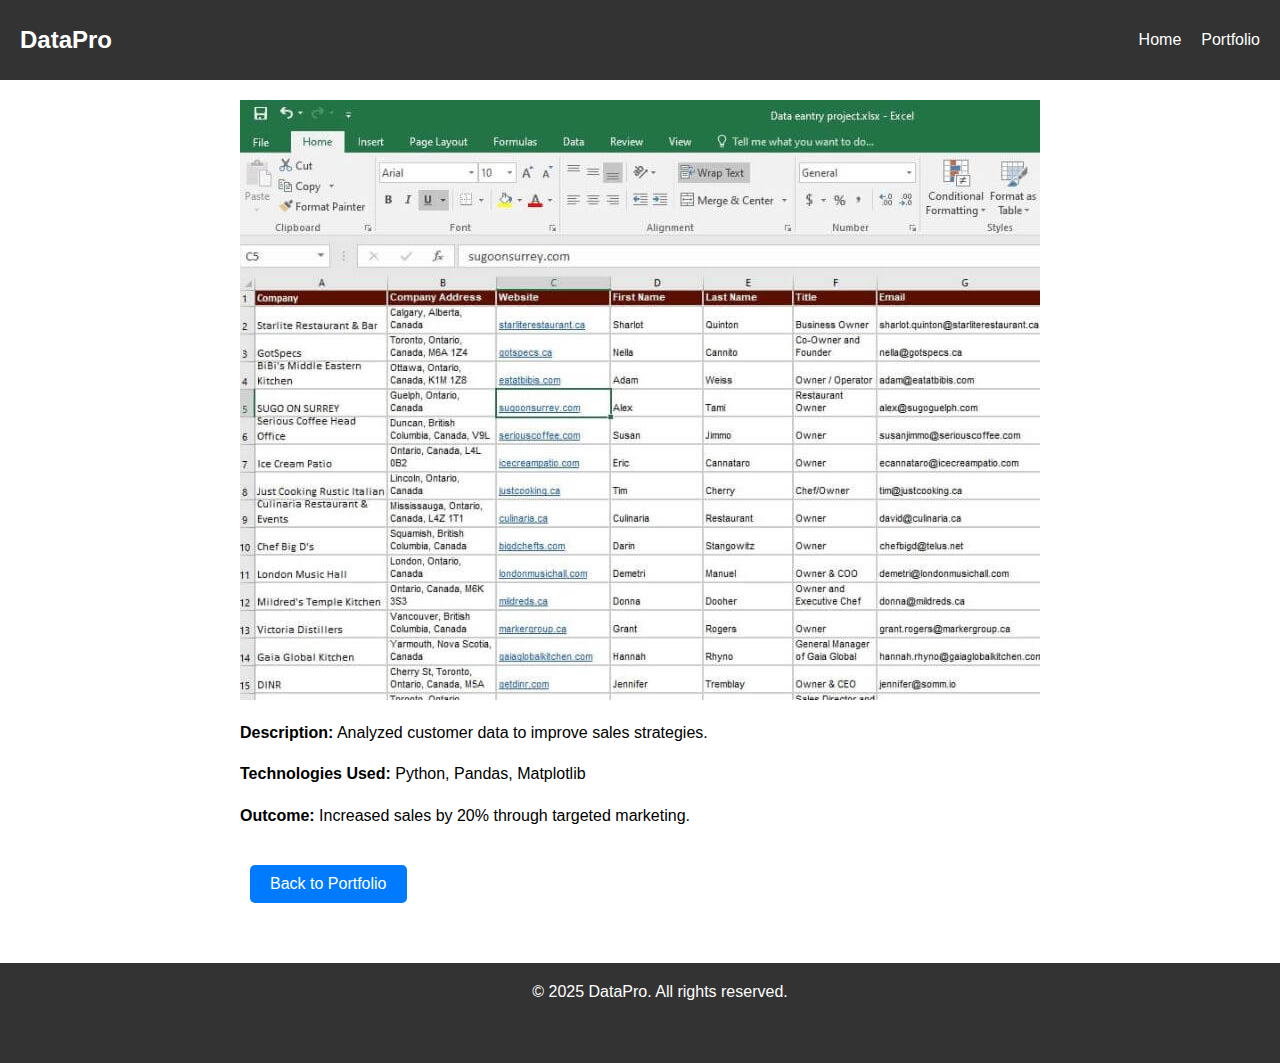
<file: project1.html>
<!DOCTYPE html>
<html lang="en">
<head>
    <meta charset="UTF-8">
    <meta name="viewport" content="width=device-width, initial-scale=1.0">
    <title>Data Mining Project - DataPro</title>
    <meta name="description" content="Learn about the Data Mining Project by DataPro. Discover how we analyzed customer data to improve sales strategies.">
    <meta name="keywords" content="Data Mining, Data Analysis, Portfolio, DataPro">
    <meta name="author" content="DataPro">
    <link rel="stylesheet" href="styles.css">
    <style>
        .project-detail {
            max-width: 800px;
            margin: 0 auto;
            padding: 20px;
            text-align: left;
        }
        .project-detail img {
            max-width: 100%;
            height: auto;
            display: block;
            margin: 20px 0;
        }
        .project-detail h1 {
            color: #007BFF;
        }
        .project-detail p {
            line-height: 1.6;
        }
        .project-detail a.btn {
            display: inline-block;
            margin-top: 20px;
        }
    </style>
</head>
<body>
    <header>
        <div class="logo">DataPro</div>
        <nav>
            <ul>
                <li><a href="index.html">Home</a></li>
                <li><a href="index.html#portfolio">Portfolio</a></li>
            </ul>
        </nav>
    </header>

    <section class="project-detail">
        <h1>Data Mining Project</h1>
        <img src="images/project1.jpg" alt="Data Mining Project">
        <p><strong>Description:</strong> Analyzed customer data to improve sales strategies.</p>
        <p><strong>Technologies Used:</strong> Python, Pandas, Matplotlib</p>
        <p><strong>Outcome:</strong> Increased sales by 20% through targeted marketing.</p>
        <a href="index.html#portfolio" class="btn">Back to Portfolio</a>
    </section>

    <footer>
        <p>&copy; 2025 DataPro. All rights reserved.</p>
    </footer>
</body>
</html>
</file>
<file: styles.css>
/* General Styles */
html, body {
    font-family: 'Roboto', sans-serif;
    margin: 0;
    padding: 0;
    box-sizing: border-box;
    transition: background-color 0.3s ease, color 0.3s ease;
    scroll-behavior: smooth; /* Smooth scrolling */
    width: 100%;
    overflow-x: hidden; /* Prevent horizontal scrolling */
}

[data-theme="dark"] {
    background-color: #121212;
    color: #ffffff;
}

[data-theme="dark"] header {
    background-color: #1f1f1f;
}

[data-theme="dark"] .card,
[data-theme="dark"] .project,
[data-theme="dark"] .post {
    background-color: #1f1f1f;
    color: #ffffff;
}

[data-theme="dark"] .btn {
    background-color: #0056b3;
}

[data-theme="dark"] .btn:hover {
    background-color: #004080;
}

/* Theme Switch */
.theme-switch-wrapper {
    position: fixed;
    top: 80px;
    right: 20px;
    z-index: 1000;
    display: flex;
    align-items: center;
    background-color: rgba(255, 255, 255, 0.8);
    padding: 10px;
    border-radius: 5px;
    box-shadow: 0 2px 5px rgba(0, 0, 0, 0.1);
}

.theme-switch {
    display: inline-block;
    height: 24px;
    position: relative;
    width: 40px;
}

.theme-switch input {
    display: none;
}

.slider {
    background-color: #ccc;
    bottom: 0;
    cursor: pointer;
    left: 0;
    position: absolute;
    right: 0;
    top: 0;
    transition: .4s;
}

.slider:before {
    background-color: #fff;
    bottom: 2px;
    content: "";
    height: 20px;
    left: 2px;
    position: absolute;
    transition: .4s;
    width: 20px;
}

input:checked + .slider {
    background-color: #007BFF;
}

input:checked + .slider:before {
    transform: translateX(16px);
}

.slider.round {
    border-radius: 34px;
}

.slider.round:before {
    border-radius: 50%;
}

.theme-switch-wrapper span {
    margin-left: 10px;
    font-size: 14px;
    color: #333;
}

/* Header */
header {
    display: flex;
    justify-content: space-between;
    align-items: center;
    padding: 20px;
    background-color: #333;
    color: #fff;
    position: fixed;
    top: 0;
    width: 100%;
    z-index: 1000;
    box-sizing: border-box; /* Ensure padding is included in width */
    height: 80px; /* Set the height of the header */
}

header .logo {
    font-size: 24px;
    font-weight: bold;
}

header nav {
    display: flex;
    align-items: center;
}

header nav ul {
    list-style: none;
    display: flex;
    gap: 20px;
    margin: 0;
    padding: 0;
}

header nav ul li a {
    color: #fff;
    text-decoration: none;
    transition: all 0.3s ease;
}

header nav ul li a:hover {
    color: #007BFF;
    transform: scale(1.1);
}

/* Mobile Navigation */
.menu-toggle {
    display: none;
    flex-direction: column;
    cursor: pointer;
}

.menu-toggle span {
    height: 3px;
    width: 25px;
    background-color: #fff;
    margin: 4px 0;
    transition: 0.4s;
}

@media (max-width: 768px) {
    .menu-toggle {
        display: flex;
    }

    header nav ul {
        display: none;
        flex-direction: column;
        background-color: #333;
        position: absolute;
        top: 80px; /* Adjusted to match header height */
        right: 20px;
        width: 200px;
        padding: 10px;
        border-radius: 5px;
        box-shadow: 0 4px 8px rgba(0, 0, 0, 0.2);
    }

    header nav ul.active {
        display: flex;
    }

    header nav ul li {
        margin: 10px 0;
    }
}

/* Hero Section */
.hero {
    background: url('images/hero-bg.jpg') no-repeat center center/cover;
    height: 100vh;
    display: flex;
    justify-content: center;
    align-items: center;
    color: #fff;
    text-align: center;
    position: relative;
    margin-top: 80px; /* Adjusted to match header height */
}

.hero-overlay {
    position: absolute;
    top: 0;
    left: 0;
    width: 100%;
    height: 100%;
    background: rgba(0, 0, 0, 0.5);
}

.hero-content {
    position: relative;
    z-index: 1;
}

.hero-content h1 {
    font-size: 48px;
    margin-bottom: 20px;
}

.hero-content p {
    font-size: 24px;
    margin-bottom: 40px;
}

.btn {
    padding: 10px 20px;
    background-color: #007BFF;
    color: #fff;
    text-decoration: none;
    border-radius: 5px;
    margin: 0 10px;
    transition: all 0.3s ease;
}

.btn:hover {
    background-color: #0056b3;
    transform: scale(1.05);
}

/* About Section */
.about {
    padding: 60px 20px;
    text-align: center;
}

.about-content {
    display: flex;
    justify-content: center;
    align-items: center;
    gap: 20px;
}

.about-content img {
    border-radius: 50%;
    width: 150px;
    height: 150px;
}

/* Services Section */
.services {
    padding: 60px 20px;
    text-align: center;
}

.service-cards {
    display: flex;
    justify-content: center;
    flex-wrap: wrap;
    gap: 20px;
}

.card {
    background-color: #f4f4f4;
    padding: 20px;
    border-radius: 10px;
    width: 300px;
    text-align: center;
    transition: all 0.3s ease;
}

.card:hover {
    transform: scale(1.05);
    box-shadow: 0 4px 8px rgba(0, 0, 0, 0.2);
}

/* Portfolio Section */
.portfolio {
    padding: 60px 20px;
    text-align: center;
}

.portfolio-gallery {
    display: flex;
    justify-content: center;
    flex-wrap: wrap;
    gap: 20px;
}

.project {
    background-color: #f4f4f4;
    padding: 20px;
    border-radius: 10px;
    width: 300px;
    text-align: center;
    transition: all 0.3s ease;
}

.project:hover {
    transform: scale(1.05);
    box-shadow: 0 4px 8px rgba(0, 0, 0, 0.2);
}

.project img {
    width: 100%;
    border-radius: 10px;
}

/* Blog Section */
.blog {
    padding: 60px 20px;
    text-align: center;
}

.search-box {
    display: flex;
    justify-content: center;
    margin-bottom: 20px;
}

.search-box input {
    padding: 10px;
    border: 1px solid #ccc;
    border-radius: 5px;
    width: 300px;
}

.search-box button {
    padding: 10px 20px;
    background-color: #007BFF;
    color: #fff;
    border: none;
    border-radius: 5px;
    margin-left: 10px;
    cursor: pointer;
}

.search-box button:hover {
    background-color: #0056b3;
}

.blog-posts {
    display: flex;
    justify-content: center;
    flex-wrap: wrap;
    gap: 20px;
}

.post {
    background-color: #f4f4f4;
    padding: 20px;
    border-radius: 10px;
    width: 300px;
    text-align: center;
    transition: all 0.3s ease;
}

.post:hover {
    transform: scale(1.05);
    box-shadow: 0 4px 8px rgba(0, 0, 0, 0.2);
}

.pagination {
    display: flex;
    justify-content: center;
    gap: 10px;
    margin-top: 20px;
}

.pagination .btn {
    padding: 5px 10px;
    background-color: #007BFF;
    color: #fff;
    text-decoration: none;
    border-radius: 5px;
}

.pagination .btn.active {
    background-color: #0056b3;
}

.pagination .btn:hover {
    background-color: #0056b3;
}

/* Contact Section */
.contact {
    padding: 60px 20px;
    text-align: center;
}

.contact-info {
    max-width: 600px;
    margin: 0 auto;
    padding: 20px;
    background-color: #f4f4f4;
    border-radius: 10px;
    box-shadow: 0 4px 8px rgba(0, 0, 0, 0.1);
}

.contact-links {
    display: flex;
    justify-content: center;
    gap: 10px;
    margin-top: 20px;
    flex-wrap: wrap;
}

.contact-links .btn {
    padding: 10px 20px;
    background-color: #007BFF;
    color: #fff;
    text-decoration: none;
    border-radius: 5px;
    transition: all 0.3s ease;
    margin: 5px; /* Add margin to prevent overlapping */
}

.contact-links .btn:hover {
    background-color: #0056b3;
    transform: scale(1.05);
}

/* Responsive Design for Contact Links */
@media (max-width: 768px) {
    .contact-links {
        flex-direction: column;
        align-items: center;
    }

    .contact-links .btn {
        width: 80%; /* Make buttons wider on mobile */
        margin: 5px 0; /* Add vertical margin */
    }
}

/* Footer */
footer {
    background-color: #333;
    color: #fff;
    text-align: center;
    padding: 20px;
    position: relative;
    width: 100%;
    margin-top: 40px;
    height: 60px; /* Set the height of the footer */
}

footer p {
    margin: 0;
    padding: 0;
}

/* Live Chat Section */
.live-chat {
    margin-top: 40px;
}

.live-chat h3 {
    margin-bottom: 20px;
}
</file>
